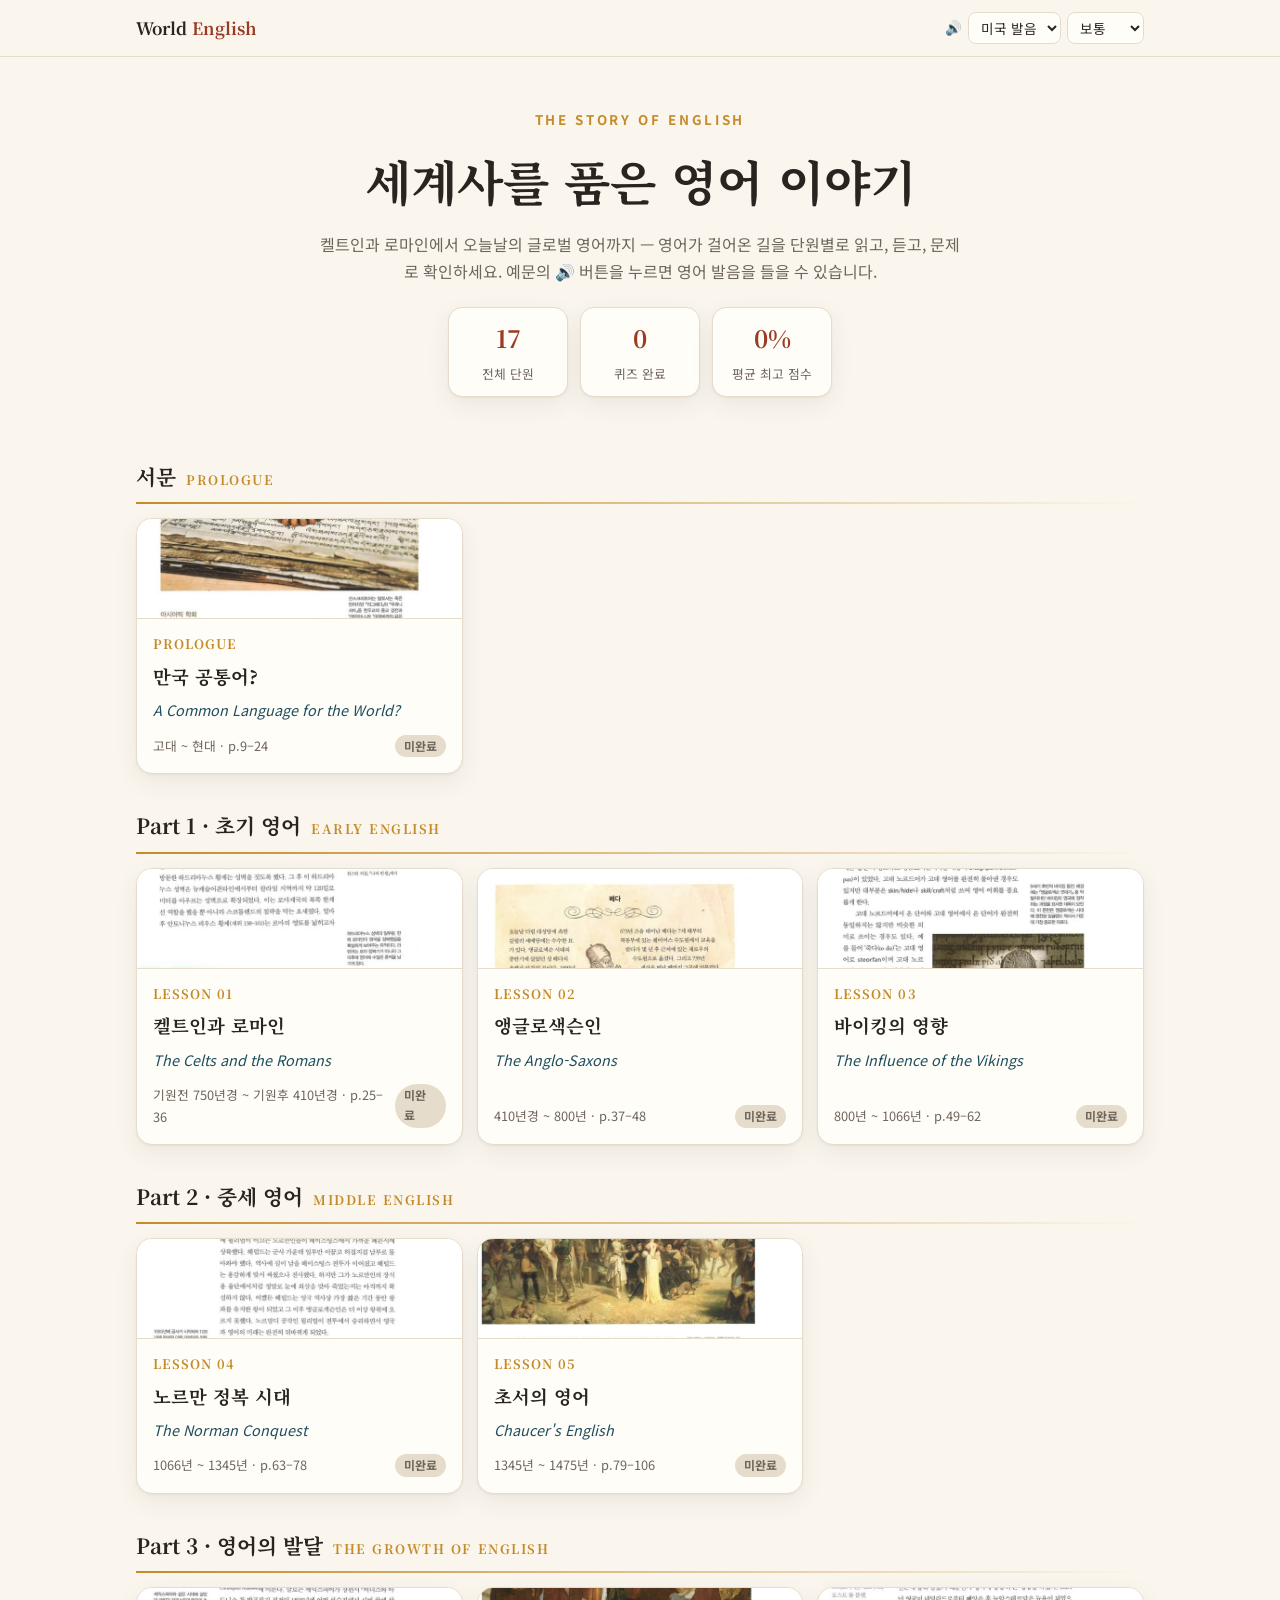
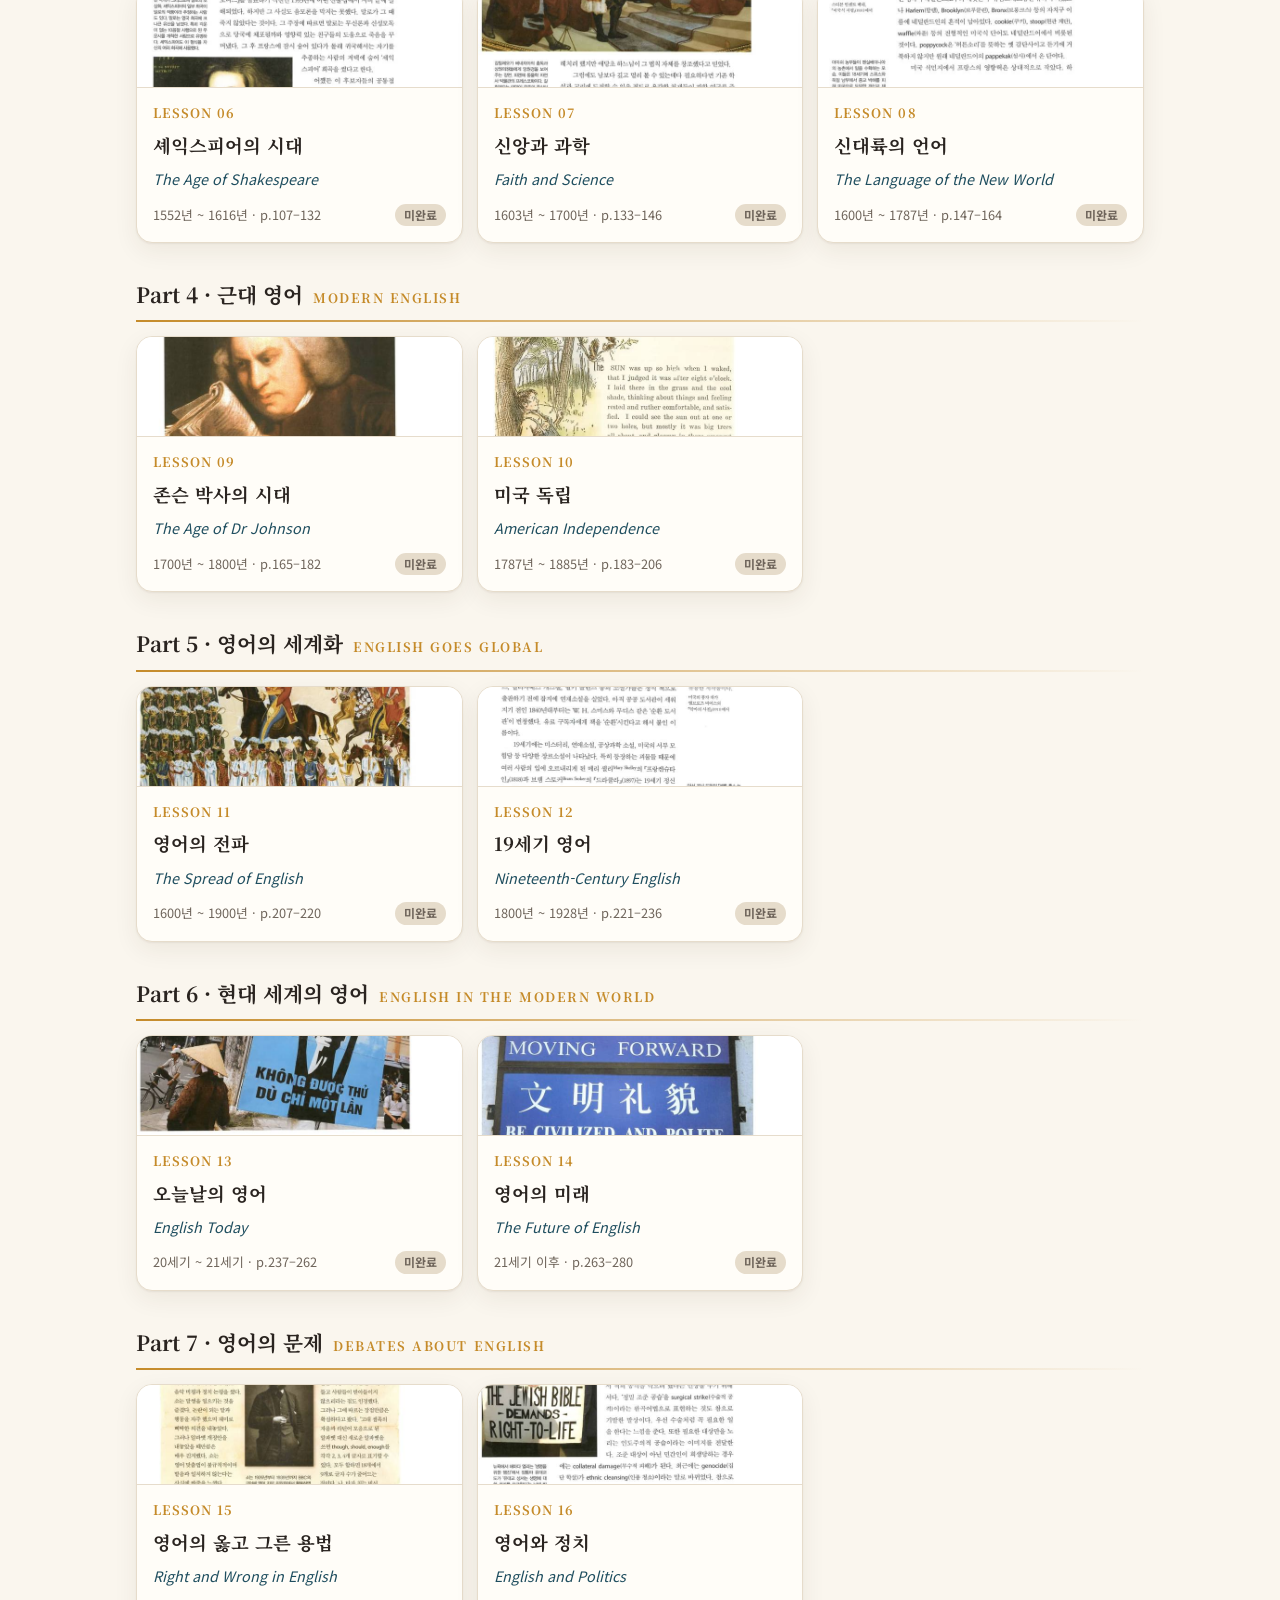
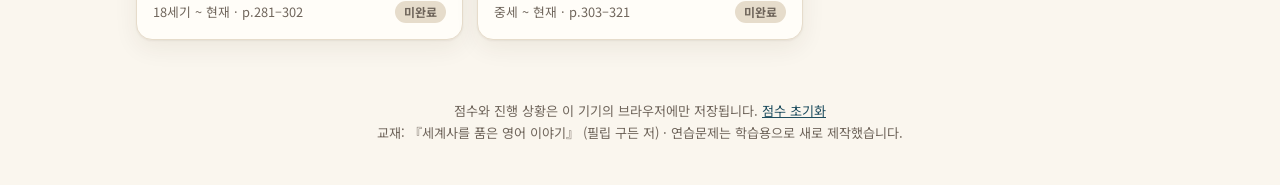
<file: index.html>
<!doctype html>
<html lang="ko"><head>
<script src="https://yalli2.github.io/site_main_control/guard.js" data-site="world_english"></script><!-- smc-guard --><meta charset="utf-8"><meta name="viewport" content="width=device-width,initial-scale=1">
<title>World English | 세계사를 품은 영어 이야기</title><meta name="description" content="세계사를 품은 영어 이야기 — 국제학교 영어 수업용 인터랙티브 학습 사이트">
<link rel="preconnect" href="https://fonts.googleapis.com"><link rel="stylesheet" href="https://fonts.googleapis.com/css2?family=Noto+Sans+KR:wght@400;600;700&family=Noto+Serif+KR:wght@600;700&display=swap">
<link rel="stylesheet" href="css/style.css">
<link rel="icon" href="data:image/svg+xml,%3Csvg xmlns='http://www.w3.org/2000/svg' viewBox='0 0 100 100'%3E%3Ctext y='.9em' font-size='90'%3E%F0%9F%93%96%3C/text%3E%3C/svg%3E">
</head><body>
<header class="top"><div class="wrap"><a class="brand" href="index.html">World <span>English</span></a><div class="spacer"></div><div id="vb"></div></div></header>
<main class="wrap">
<div class="hero"><small>The Story of English</small><h1>세계사를 품은 영어 이야기</h1>
<p>켈트인과 로마인에서 오늘날의 글로벌 영어까지 — 영어가 걸어온 길을 단원별로 읽고, 듣고, 문제로 확인하세요. 예문의 🔊 버튼을 누르면 영어 발음을 들을 수 있습니다.</p><div class="stats" id="stats"></div></div>
<div id="lessons"></div>
<footer>점수와 진행 상황은 이 기기의 브라우저에만 저장됩니다. <a href="#" id="reset" onclick="return false">점수 초기화</a><br>교재: 『세계사를 품은 영어 이야기』 (필립 구든 저) · 연습문제는 학습용으로 새로 제작했습니다.</footer></main>
<script src="data/ch00.js"></script>
<script src="data/ch01.js"></script>
<script src="data/ch02.js"></script>
<script src="data/ch03.js"></script>
<script src="data/ch04.js"></script>
<script src="data/ch05.js"></script>
<script src="data/ch06.js"></script>
<script src="data/ch07.js"></script>
<script src="data/ch08.js"></script>
<script src="data/ch09.js"></script>
<script src="data/ch10.js"></script>
<script src="data/ch11.js"></script>
<script src="data/ch12.js"></script>
<script src="data/ch13.js"></script>
<script src="data/ch14.js"></script>
<script src="data/ch15.js"></script>
<script src="data/ch16.js"></script>
<script src="js/app.js"></script><script>WE.home()</script><script src="dain-hide.js" defer></script>
</body></html>
</file>
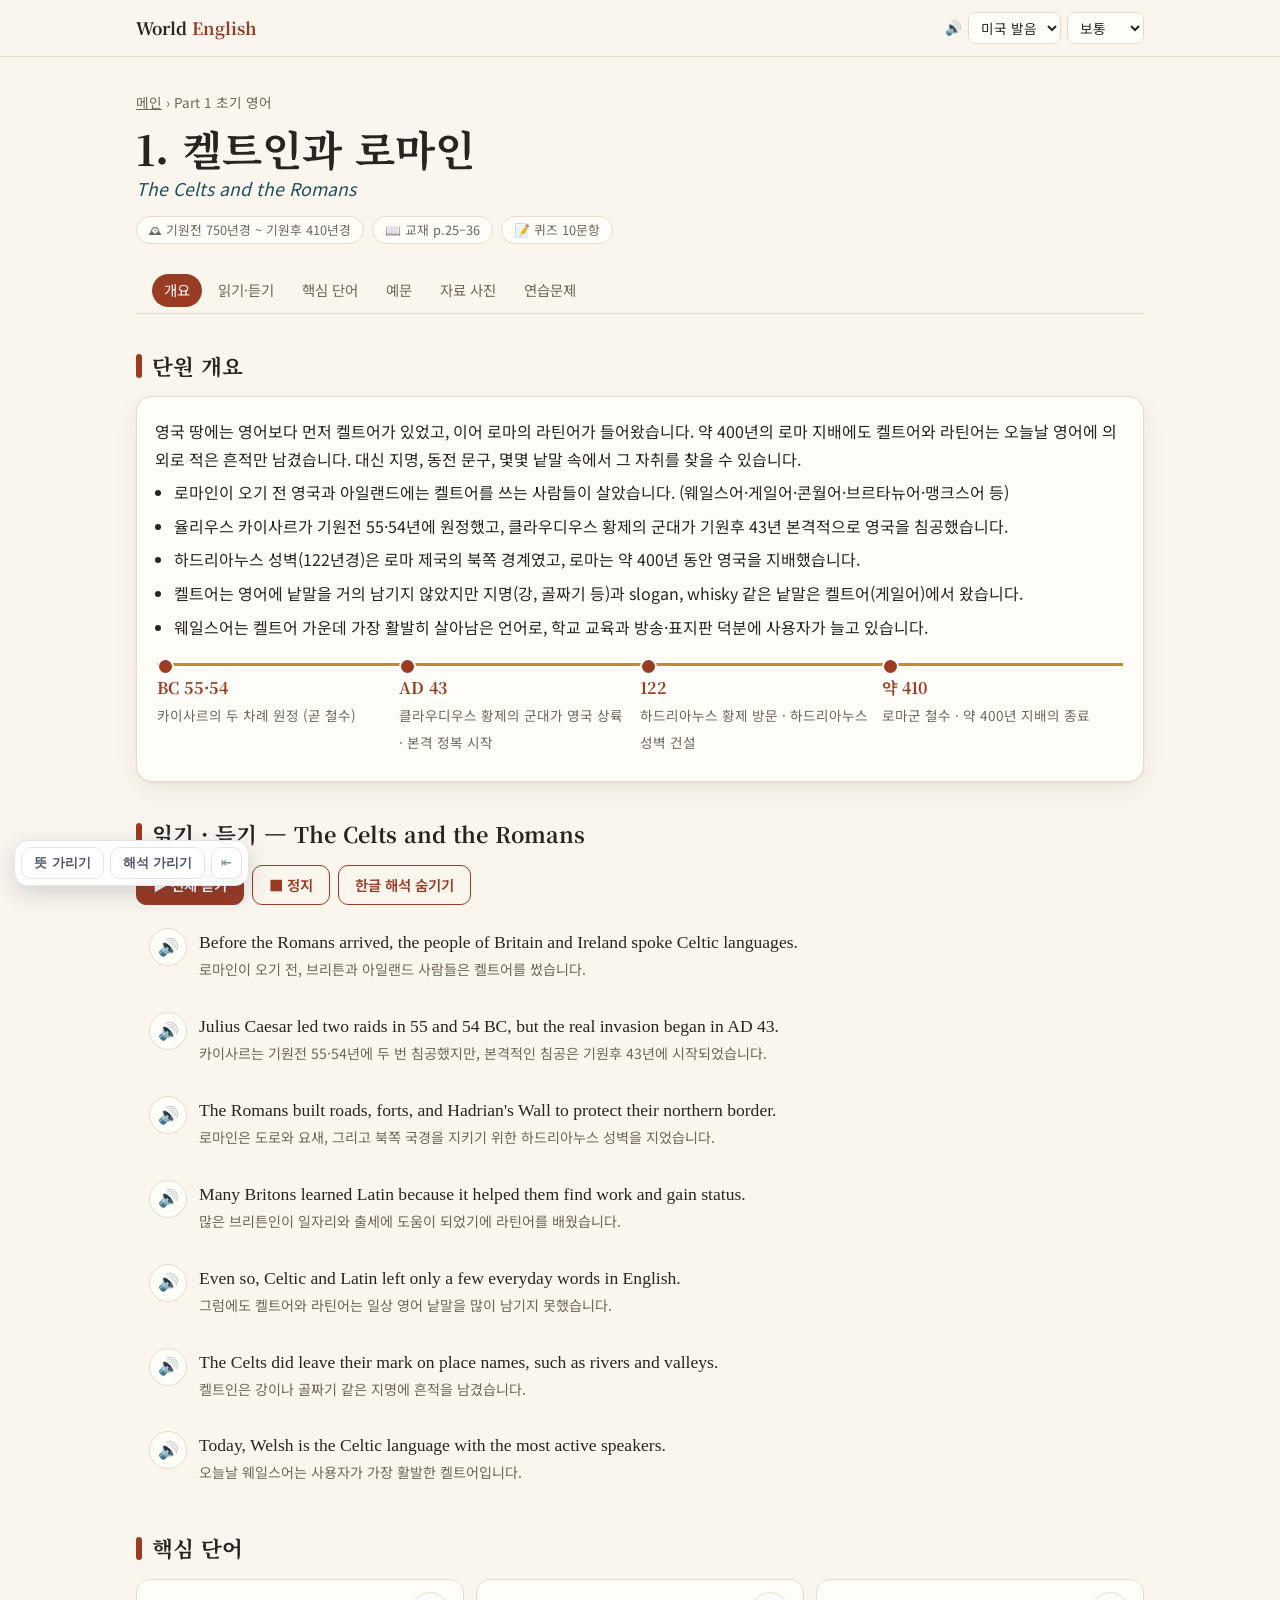
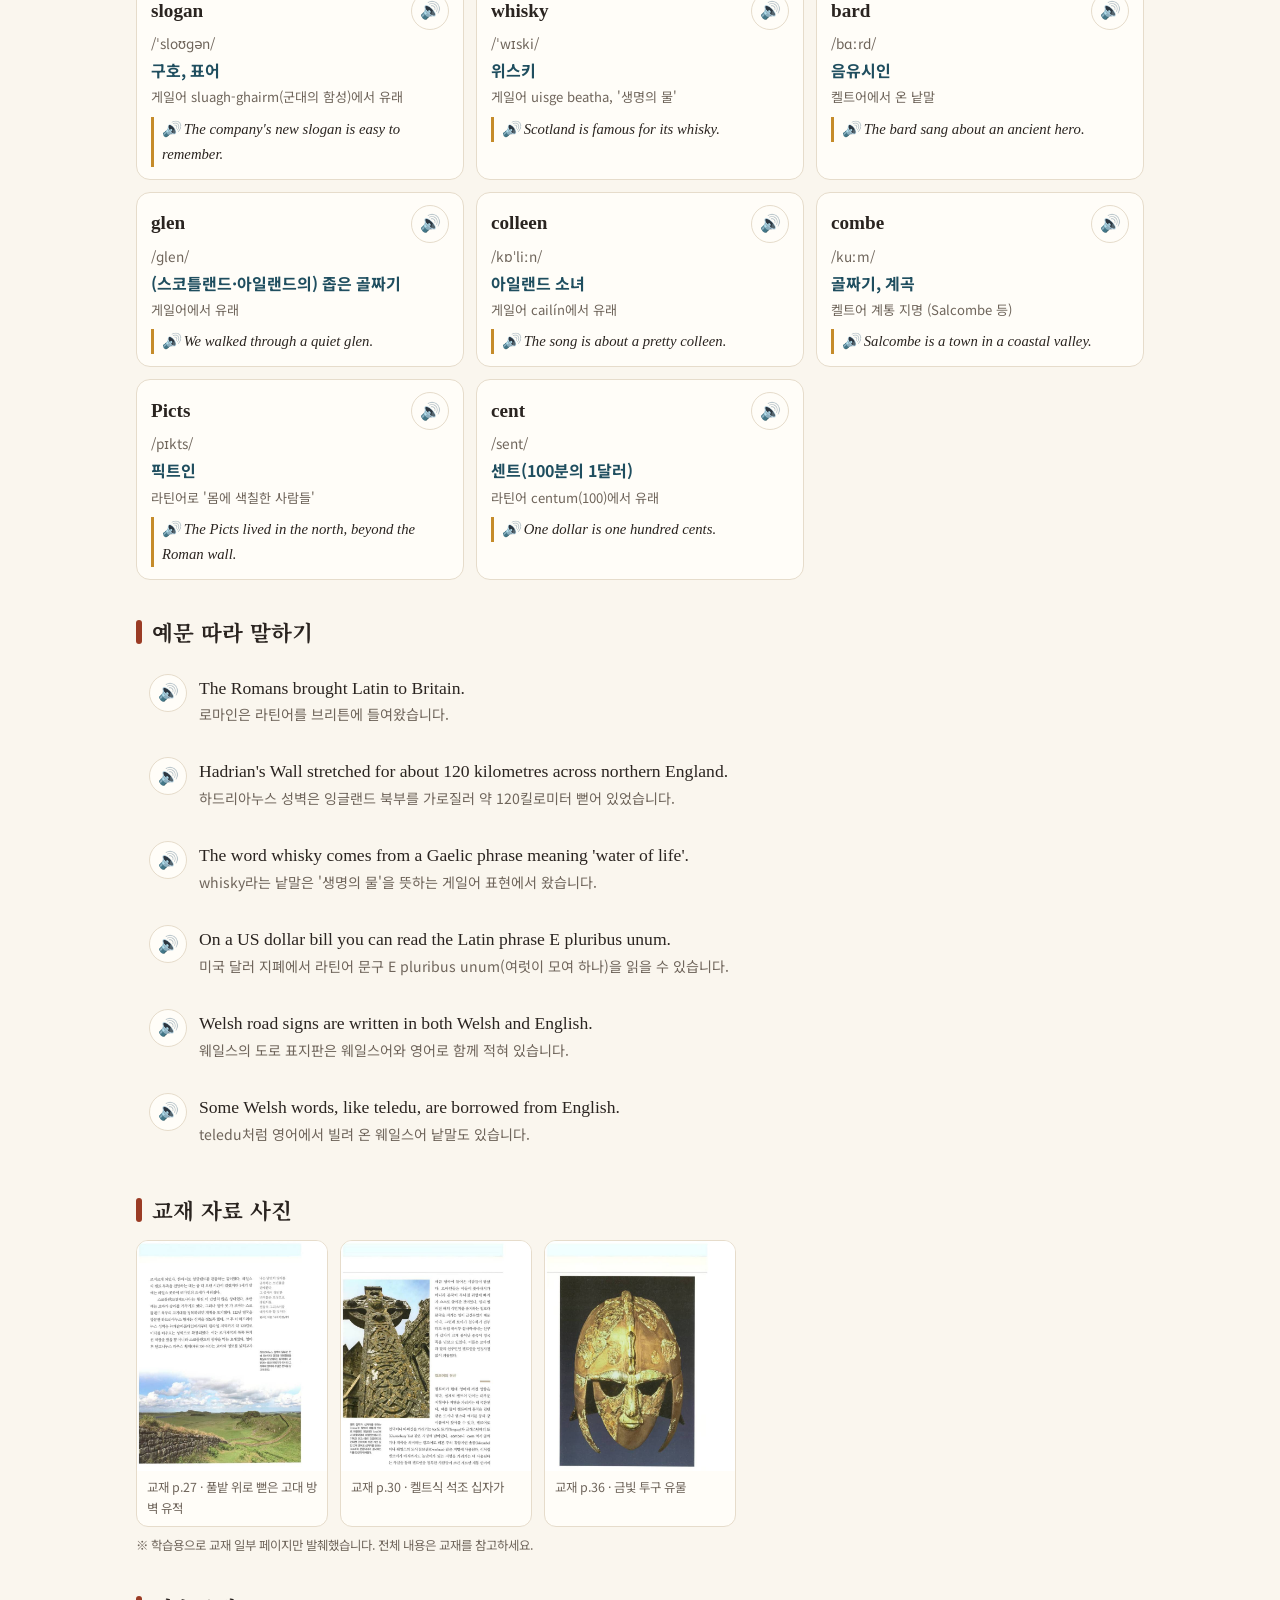
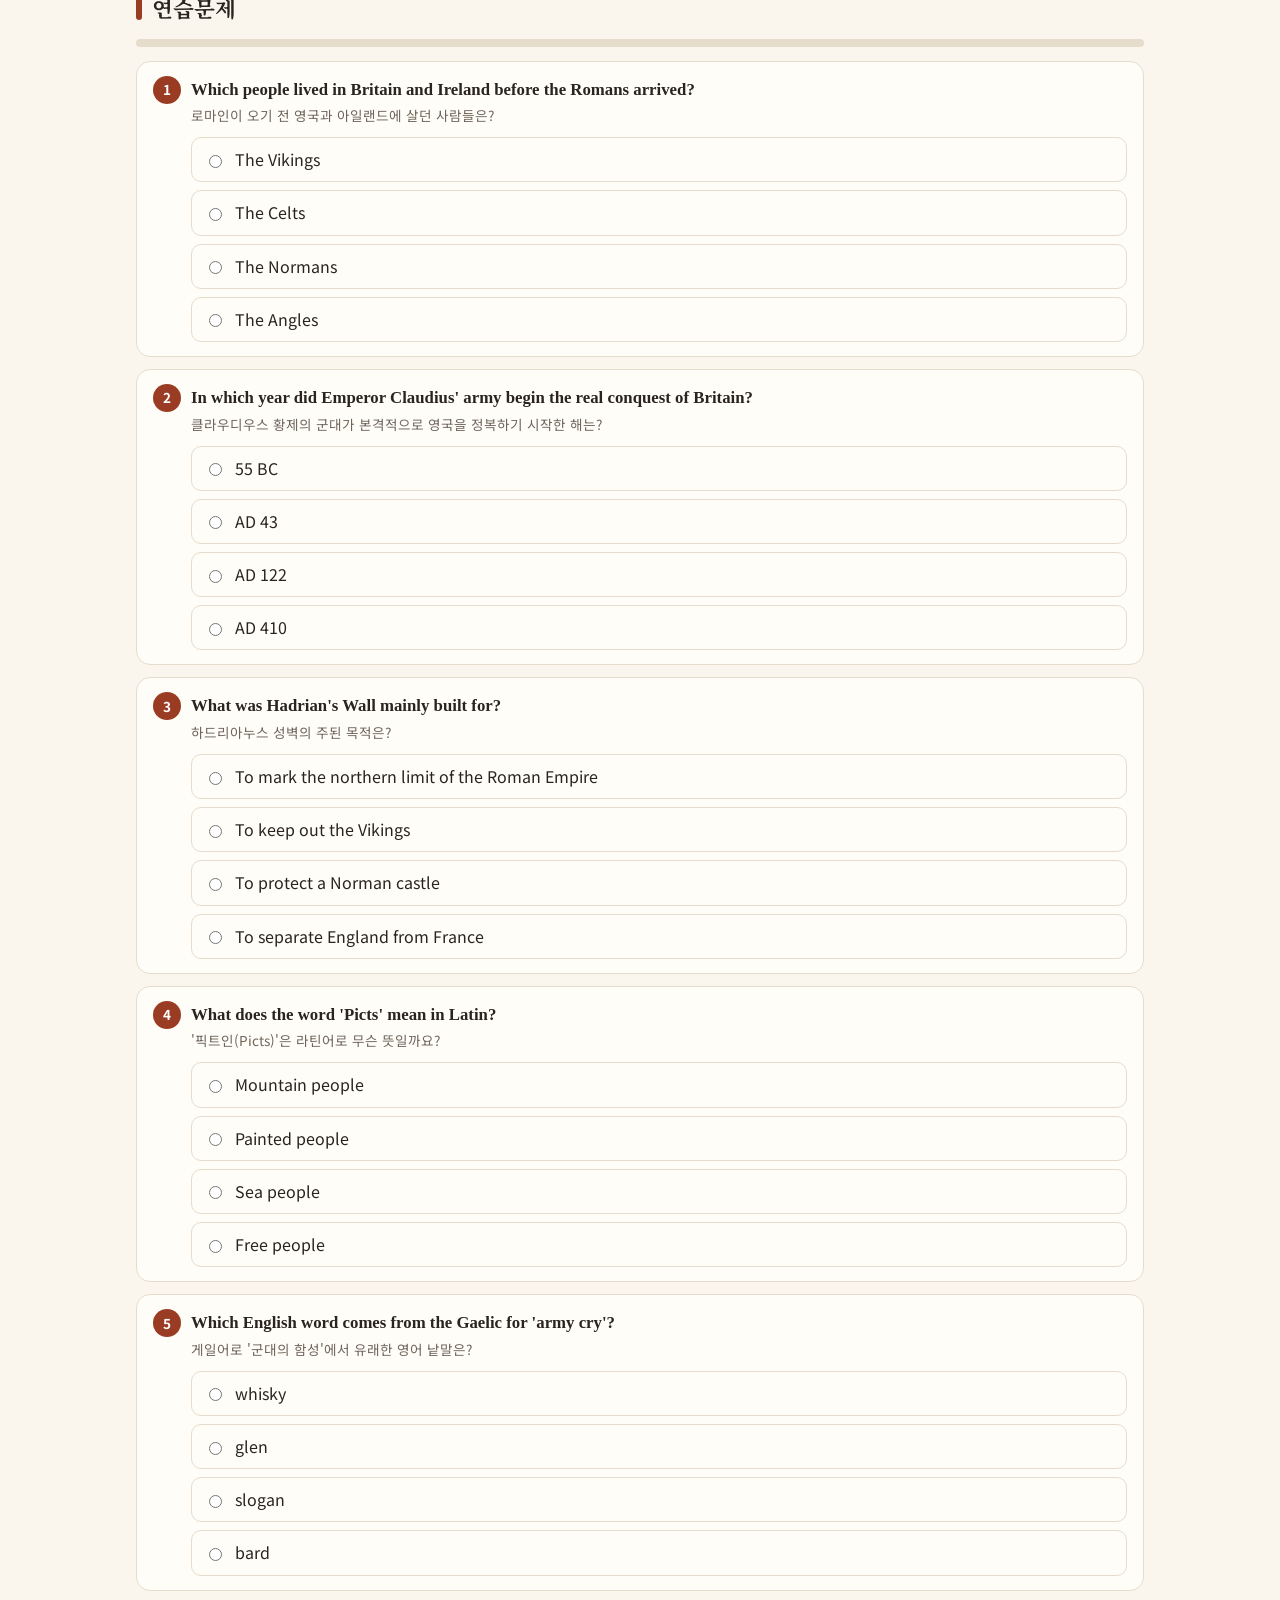
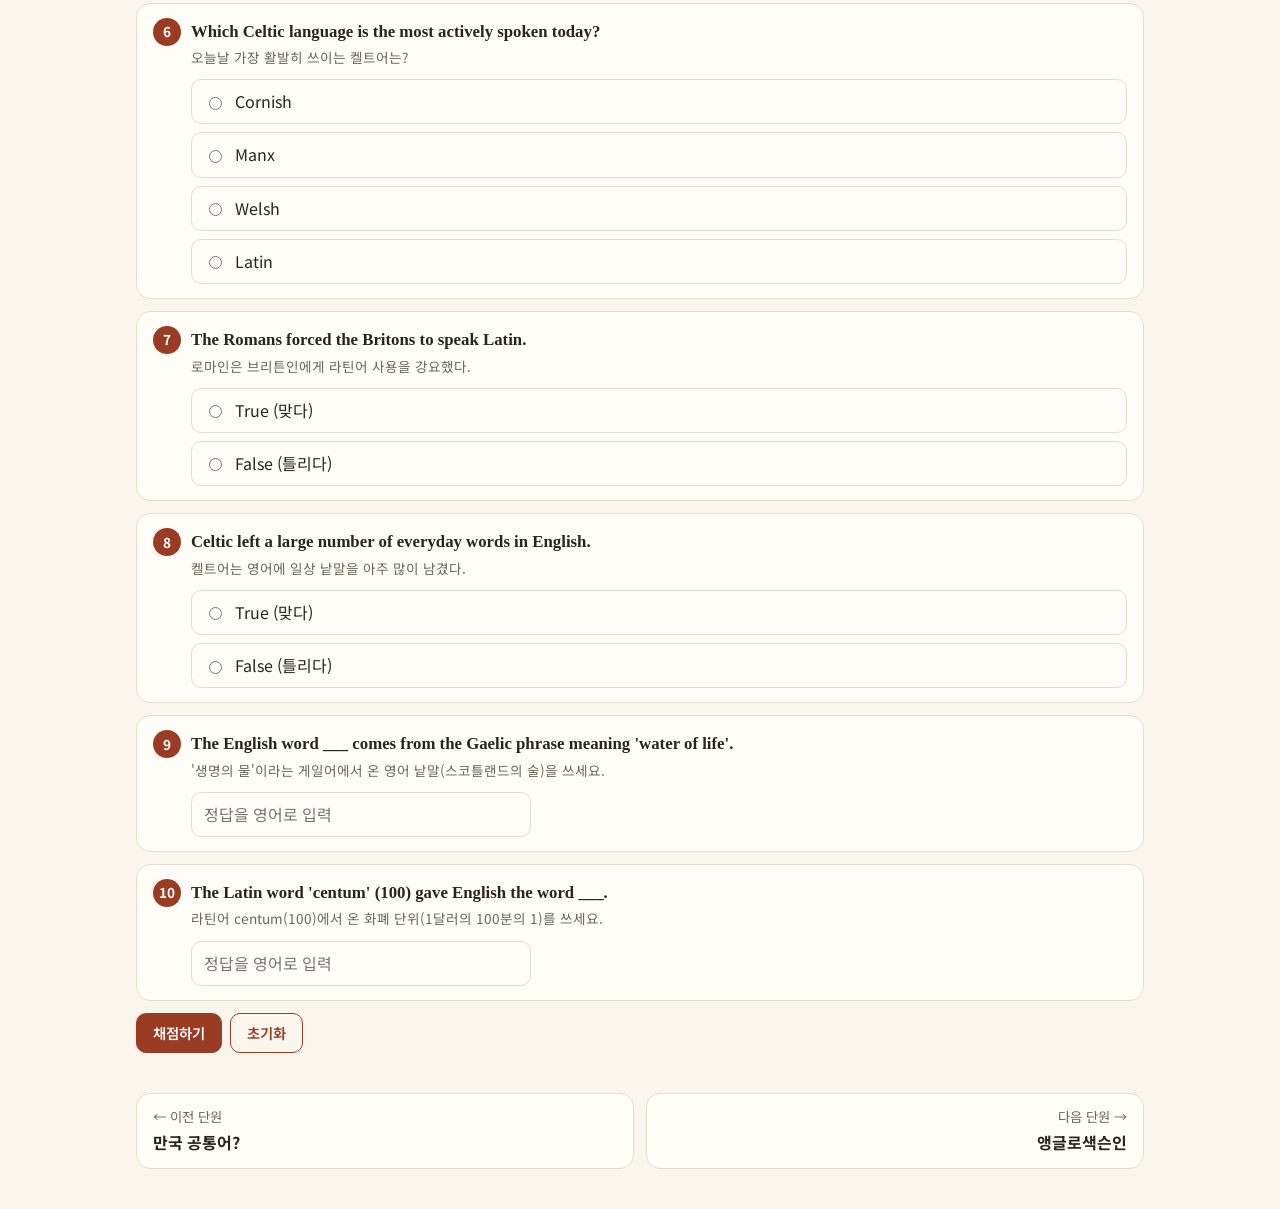
<file: chapter.html>
<!doctype html>
<html lang="ko"><head>
<script src="https://yalli2.github.io/site_main_control/guard.js" data-site="world_english"></script><!-- smc-guard --><meta charset="utf-8"><meta name="viewport" content="width=device-width,initial-scale=1">
<title>World English | 단원</title><meta name="description" content="세계사를 품은 영어 이야기 — 국제학교 영어 수업용 인터랙티브 학습 사이트">
<link rel="preconnect" href="https://fonts.googleapis.com"><link rel="stylesheet" href="https://fonts.googleapis.com/css2?family=Noto+Sans+KR:wght@400;600;700&family=Noto+Serif+KR:wght@600;700&display=swap">
<link rel="stylesheet" href="css/style.css">
<link rel="icon" href="data:image/svg+xml,%3Csvg xmlns='http://www.w3.org/2000/svg' viewBox='0 0 100 100'%3E%3Ctext y='.9em' font-size='90'%3E%F0%9F%93%96%3C/text%3E%3C/svg%3E">
</head><body>
<header class="top"><div class="wrap"><a class="brand" href="index.html">World <span>English</span></a><div class="spacer"></div><div id="vb"></div></div></header>
<main class="wrap" id="app"></main>
<script src="data/ch00.js"></script>
<script src="data/ch01.js"></script>
<script src="data/ch02.js"></script>
<script src="data/ch03.js"></script>
<script src="data/ch04.js"></script>
<script src="data/ch05.js"></script>
<script src="data/ch06.js"></script>
<script src="data/ch07.js"></script>
<script src="data/ch08.js"></script>
<script src="data/ch09.js"></script>
<script src="data/ch10.js"></script>
<script src="data/ch11.js"></script>
<script src="data/ch12.js"></script>
<script src="data/ch13.js"></script>
<script src="data/ch14.js"></script>
<script src="data/ch15.js"></script>
<script src="data/ch16.js"></script>
<script src="js/app.js"></script><script>WE.chapter()</script><script src="dain-hide.js" defer></script>
</body></html>
</file>
<file: css/style.css>
:root{
  --bg:#faf6ee;--paper:#fffdf8;--ink:#2a2420;--muted:#6f655b;--line:#e6dccb;
  --accent:#9a3b24;--accent2:#1f4e5f;--gold:#c58b2a;--ok:#2e7d4f;--bad:#b3322d;--okbg:#e6f3ea;--badbg:#f9e5e3;
  --shadow:0 1px 2px rgba(60,40,20,.06),0 8px 24px rgba(60,40,20,.07);
  --serif:'Noto Serif KR','Noto Serif',Georgia,serif;--sans:'Noto Sans KR',system-ui,-apple-system,'Segoe UI',sans-serif;
}
@media(prefers-color-scheme:dark){:root{--bg:#171411;--paper:#201c18;--ink:#efe8dc;--muted:#a59a8c;--line:#3a332b;--accent:#e08a6c;--accent2:#7fc0d6;--gold:#e0b25a;--ok:#6fcf97;--bad:#f2837d;--okbg:#17301f;--badbg:#3a1d1b;--shadow:none}}
*{box-sizing:border-box}
html{scroll-behavior:smooth}
body{margin:0;background:var(--bg);color:var(--ink);font-family:var(--sans);line-height:1.7;font-size:16px}
a{color:var(--accent2)}
.wrap{max-width:1040px;margin:0 auto;padding:0 16px}
header.top{position:sticky;top:0;z-index:20;background:color-mix(in srgb,var(--bg) 92%,transparent);backdrop-filter:blur(8px);border-bottom:1px solid var(--line)}
header.top .wrap{display:flex;align-items:center;gap:12px;height:56px}
.brand{font-family:var(--serif);font-weight:700;text-decoration:none;color:var(--ink);font-size:1.05rem;white-space:nowrap}
.brand span{color:var(--accent)}
.spacer{flex:1}
.voice{display:flex;gap:6px;align-items:center;font-size:.85rem}
.voice select,.voice button{font:inherit;font-size:.85rem;border:1px solid var(--line);background:var(--paper);color:var(--ink);border-radius:8px;padding:4px 8px}
.hero{padding:48px 0 28px;text-align:center}
.hero small{letter-spacing:.2em;color:var(--gold);font-weight:700;text-transform:uppercase}
.hero h1{font-family:var(--serif);font-size:clamp(1.9rem,5vw,3rem);line-height:1.25;margin:.4em 0}
.hero p{color:var(--muted);max-width:640px;margin:.5em auto}
.stats{display:flex;gap:12px;justify-content:center;flex-wrap:wrap;margin-top:22px}
.stat{background:var(--paper);border:1px solid var(--line);border-radius:14px;padding:10px 18px;min-width:120px;box-shadow:var(--shadow)}
.stat b{display:block;font-size:1.5rem;font-family:var(--serif);color:var(--accent)}
.stat span{font-size:.8rem;color:var(--muted)}
.part{margin:34px 0 8px}
.part h2{font-family:var(--serif);font-size:1.3rem;margin:0;display:flex;gap:10px;align-items:baseline;flex-wrap:wrap}
.part h2 em{font-style:normal;font-size:.8rem;color:var(--gold);letter-spacing:.12em;text-transform:uppercase}
.part .bar{height:2px;background:linear-gradient(90deg,var(--gold),transparent);margin:8px 0 14px}
.grid{display:grid;grid-template-columns:repeat(auto-fill,minmax(280px,1fr));gap:14px}
.card{display:flex;flex-direction:column;gap:6px;background:var(--paper);border:1px solid var(--line);border-radius:16px;padding:16px;text-decoration:none;color:inherit;box-shadow:var(--shadow);transition:transform .15s,border-color .15s;position:relative;overflow:hidden}
.card:hover{transform:translateY(-3px);border-color:var(--accent)}
.card .no{font-family:var(--serif);font-size:.8rem;color:var(--gold);font-weight:700;letter-spacing:.08em}
.card h3{margin:0;font-family:var(--serif);font-size:1.15rem}
.card .en{color:var(--accent2);font-size:.9rem;font-style:italic}
.card .meta{display:flex;justify-content:space-between;font-size:.8rem;color:var(--muted);margin-top:auto;padding-top:6px}
.badge{display:inline-block;padding:1px 9px;border-radius:99px;font-size:.75rem;font-weight:700;background:var(--line);color:var(--muted)}
.badge.done{background:var(--okbg);color:var(--ok)}
.card .thumb{height:100px;margin:-16px -16px 8px;background-size:cover;background-position:center 35%;border-bottom:1px solid var(--line);filter:saturate(.95)}
footer{margin:60px 0 40px;text-align:center;color:var(--muted);font-size:.82rem}
/* chapter */
.ch-hero{padding:34px 0 12px}
.crumb{font-size:.85rem;color:var(--muted)}
.crumb a{color:var(--muted)}
.ch-hero h1{font-family:var(--serif);font-size:clamp(1.7rem,4.5vw,2.6rem);margin:.2em 0 0;line-height:1.25}
.ch-hero .en{color:var(--accent2);font-style:italic;font-size:1.1rem}
.chips{display:flex;gap:8px;flex-wrap:wrap;margin:12px 0}
.chip{background:var(--paper);border:1px solid var(--line);border-radius:99px;padding:2px 12px;font-size:.8rem;color:var(--muted)}
nav.sub{position:sticky;top:56px;z-index:15;background:color-mix(in srgb,var(--bg) 94%,transparent);backdrop-filter:blur(8px);border-bottom:1px solid var(--line)}
nav.sub .wrap{display:flex;gap:4px;overflow-x:auto;padding:6px 16px}
nav.sub a{white-space:nowrap;text-decoration:none;color:var(--muted);font-size:.9rem;padding:4px 12px;border-radius:99px}
nav.sub a:hover,nav.sub a.on{background:var(--accent);color:#fff}
section.blk{margin:34px 0;scroll-margin-top:110px}
section.blk>h2{font-family:var(--serif);font-size:1.35rem;margin:0 0 12px;display:flex;align-items:center;gap:10px}
section.blk>h2::before{content:"";width:6px;height:1.1em;background:var(--accent);border-radius:3px}
.panel{background:var(--paper);border:1px solid var(--line);border-radius:16px;padding:18px;box-shadow:var(--shadow)}
.panel p{margin:.2em 0}
ul.kp{margin:0;padding-left:1.2em}ul.kp li{margin:.4em 0}
.tl{display:flex;gap:0;overflow-x:auto;padding:8px 2px;margin-top:14px}
.tl .ev{min-width:150px;flex:1;border-top:3px solid var(--gold);padding:8px 10px 0 0;position:relative}
.tl .ev::before{content:"";position:absolute;top:-8px;left:0;width:13px;height:13px;border-radius:50%;background:var(--accent);border:2px solid var(--paper)}
.tl .ev b{display:block;color:var(--accent);font-family:var(--serif)}
.tl .ev span{font-size:.85rem;color:var(--muted)}
.read{display:flex;flex-direction:column;gap:8px}
.sent{display:flex;gap:12px;align-items:flex-start;padding:10px 12px;border-radius:12px;border:1px solid transparent}
.sent:hover{background:color-mix(in srgb,var(--gold) 10%,transparent)}
.sent.playing{background:color-mix(in srgb,var(--gold) 20%,transparent);border-color:var(--gold)}
.sent .t{flex:1}
.sent .e{font-size:1.1rem;font-family:Georgia,'Times New Roman',serif}
.sent .k{font-size:.88rem;color:var(--muted)}
.sent.hide-ko .k{display:none}
.spk{flex:none;width:38px;height:38px;border-radius:50%;border:1px solid var(--line);background:var(--paper);color:var(--accent);cursor:pointer;font-size:1.05rem;display:grid;place-items:center}
.spk:hover{background:var(--accent);color:#fff}
.tools{display:flex;gap:8px;flex-wrap:wrap;margin-bottom:12px}
.btn{font:inherit;font-size:.9rem;font-weight:600;border:1px solid var(--accent);background:var(--accent);color:#fff;border-radius:10px;padding:7px 16px;cursor:pointer}
.btn.ghost{background:transparent;color:var(--accent)}
.btn:hover{filter:brightness(1.1)}
.btn:disabled{opacity:.4;cursor:default}
.vgrid{display:grid;grid-template-columns:repeat(auto-fill,minmax(250px,1fr));gap:12px}
.vc{background:var(--paper);border:1px solid var(--line);border-radius:14px;padding:12px 14px;display:flex;flex-direction:column;gap:2px}
.vc .w{font-family:Georgia,serif;font-size:1.2rem;font-weight:700;display:flex;justify-content:space-between;align-items:center}
.vc .ph{color:var(--muted);font-size:.85rem}
.vc .ko{font-weight:700;color:var(--accent2)}
.vc .note{font-size:.82rem;color:var(--muted)}
.vc .ex{font-family:Georgia,serif;font-style:italic;font-size:.92rem;border-left:3px solid var(--gold);padding-left:8px;margin-top:6px;cursor:pointer}
.gallery{display:grid;grid-template-columns:repeat(auto-fill,minmax(190px,1fr));gap:12px}
.gallery figure{margin:0;background:var(--paper);border:1px solid var(--line);border-radius:12px;overflow:hidden;cursor:zoom-in}
.gallery img{width:100%;height:230px;object-fit:cover;object-position:top;display:block}
.gallery figcaption{font-size:.78rem;padding:6px 10px;color:var(--muted)}
.lb{position:fixed;inset:0;background:rgba(0,0,0,.85);display:none;z-index:50;align-items:center;justify-content:center;flex-direction:column;padding:16px}
.lb.on{display:flex}
.lb img{max-width:100%;max-height:82vh;border-radius:8px}
.lb p{color:#fff;margin:10px 0 0;text-align:center;font-size:.9rem}
.lb button{position:absolute;top:12px;right:16px;font-size:1.8rem;background:none;border:0;color:#fff;cursor:pointer}
.note-c{font-size:.78rem;color:var(--muted);margin-top:8px}
/* quiz */
.qprog{height:8px;background:var(--line);border-radius:99px;overflow:hidden;margin-bottom:14px}
.qprog i{display:block;height:100%;width:0;background:var(--accent);transition:width .3s}
.q{background:var(--paper);border:1px solid var(--line);border-radius:14px;padding:14px 16px;margin-bottom:12px}
.q.ok{border-color:var(--ok);background:var(--okbg)}
.q.bad{border-color:var(--bad);background:var(--badbg)}
.q .qh{display:flex;gap:10px;align-items:flex-start}
.q .n{flex:none;background:var(--accent);color:#fff;width:28px;height:28px;border-radius:50%;display:grid;place-items:center;font-weight:700;font-size:.85rem}
.q .qt{font-weight:600;font-family:Georgia,serif;font-size:1.05rem;flex:1}
.q .qk{font-size:.85rem;color:var(--muted);font-weight:400;font-family:var(--sans)}
.opts{display:grid;gap:8px;margin:10px 0 0 38px}
.opt{display:flex;gap:10px;align-items:center;padding:8px 12px;border:1px solid var(--line);border-radius:10px;cursor:pointer;background:var(--paper)}
.opt:hover{border-color:var(--accent)}
.opt input{accent-color:var(--accent)}
.opt.right{border-color:var(--ok);background:var(--okbg)}
.opt.wrong{border-color:var(--bad);background:var(--badbg)}
.fill{margin:10px 0 0 38px}
.fill input{font:inherit;width:100%;max-width:340px;padding:8px 12px;border-radius:10px;border:1px solid var(--line);background:var(--paper);color:var(--ink)}
.fb{margin:10px 0 0 38px;font-size:.88rem}
.fb .v{font-weight:700}
.q.ok .v{color:var(--ok)}.q.bad .v{color:var(--bad)}
.result{text-align:center;padding:20px;background:var(--paper);border:2px solid var(--gold);border-radius:18px;margin:16px 0;box-shadow:var(--shadow)}
.result .sc{font-family:var(--serif);font-size:3rem;color:var(--accent);line-height:1}
.result .msg{color:var(--muted)}
.pager{display:flex;justify-content:space-between;gap:12px;margin:40px 0;flex-wrap:wrap}
.pager a{flex:1;min-width:220px;text-decoration:none;color:inherit;background:var(--paper);border:1px solid var(--line);border-radius:14px;padding:12px 16px}
.pager a:hover{border-color:var(--accent)}
.pager small{color:var(--muted);display:block}
.pager .nx{text-align:right}
@media(max-width:560px){.opts,.fill,.fb{margin-left:0}.voice .lab{display:none}}
</file>
